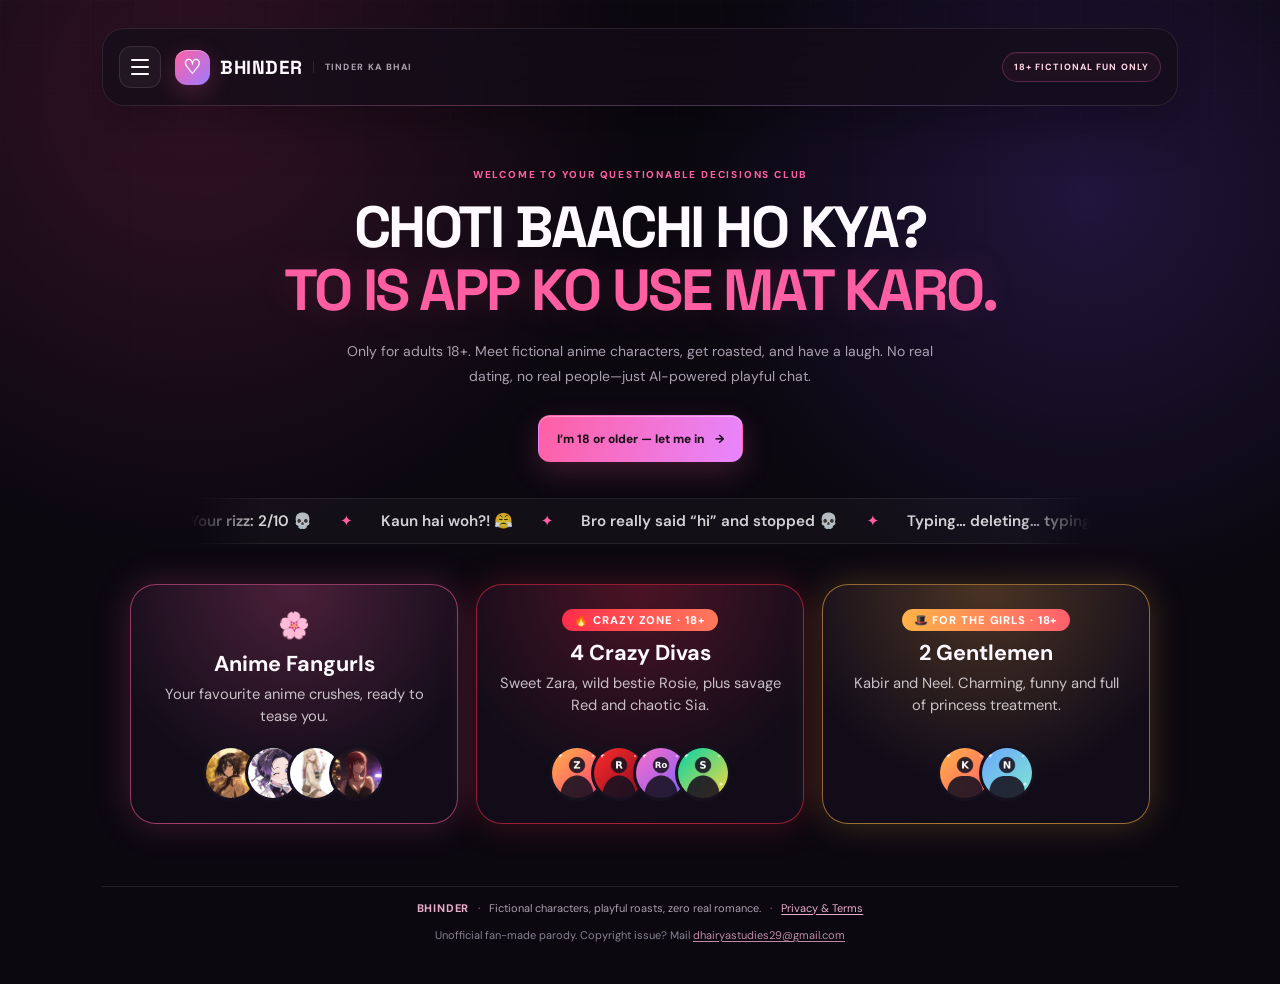
<file: index.html>
<!DOCTYPE html>
<html lang="en">
<head>
  <meta charset="UTF-8" />
  <meta name="viewport" content="width=device-width, initial-scale=1.0" />
  <meta name="theme-color" content="#17111f" />

  <title>Tinder Ka Bhai Bhinder</title>

  <meta
    name="description"
    content="Pick a fictional anime-style AI character and get roasted. 18+ fun only."
  />

  <!-- Link preview (WhatsApp, Instagram, X and similar apps) -->
  <meta property="og:type" content="website" />
  <meta property="og:title" content="BHINDER — Tinder Ka Bhai" />
  <meta
    property="og:description"
    content="Pick a fictional anime-style AI character and get roasted. 18+ fun only."
  />
  <meta
    property="og:image"
    content="https://dhairya0-legend.github.io/BHINDER/preview.png"
  />
  <meta property="og:image:width" content="1200" />
  <meta property="og:image:height" content="630" />
  <meta
    property="og:url"
    content="https://dhairya0-legend.github.io/BHINDER/"
  />
  <meta name="twitter:card" content="summary_large_image" />
  <meta name="twitter:title" content="BHINDER — Tinder Ka Bhai" />
  <meta
    name="twitter:description"
    content="Pick a fictional anime-style AI character and get roasted. 18+ fun only."
  />
  <meta
    name="twitter:image"
    content="https://dhairya0-legend.github.io/BHINDER/preview.png"
  />

  <!-- Tab icon: a pink-violet heart -->
  <link
    rel="icon"
    href="data:image/svg+xml,%3Csvg xmlns='http://www.w3.org/2000/svg' viewBox='0 0 64 64'%3E%3Cdefs%3E%3ClinearGradient id='g' x1='0' y1='0' x2='1' y2='1'%3E%3Cstop offset='0' stop-color='%23ff5fa2'/%3E%3Cstop offset='1' stop-color='%239d7cff'/%3E%3C/linearGradient%3E%3C/defs%3E%3Crect width='64' height='64' rx='16' fill='%2317111f'/%3E%3Cpath d='M32 50C10 35 12 18 24 18c4 0 7 2 8 5 1-3 4-5 8-5 12 0 14 17-8 32z' fill='url(%23g)'/%3E%3C/svg%3E"
  />

  <link rel="manifest" href="manifest.webmanifest" />
  <link rel="apple-touch-icon" href="apple-touch-icon.png" />
  <meta name="mobile-web-app-capable" content="yes" />
  <meta name="apple-mobile-web-app-capable" content="yes" />
  <meta name="apple-mobile-web-app-title" content="BHINDER" />

<link rel="stylesheet" href="styles.css?v=16" />

  <style>
    /* =========================================
       PROFILE IMAGES
       ========================================= */

    .profile-image {
      width: 100px;
      height: 100px;
      object-fit: cover;
      object-position: center top;
      border-radius: 24px;
      display: block;
      margin: 0 auto 12px;
      border: 2px solid rgba(255, 255, 255, 0.2);
      box-shadow: 0 8px 25px rgba(0, 0, 0, 0.25);
    }

    .choose-card .profile-image {
      width: 120px;
      height: 120px;
      border-radius: 28px;
    }

    .preview-grid .profile-image {
      width: 90px;
      height: 90px;
      border-radius: 22px;
    }

    @media (max-width: 600px) {
      .choose-card .profile-image {
        width: 100px;
        height: 100px;
      }

      .preview-grid .profile-image {
        width: 75px;
        height: 75px;
      }
    }

    /* Chat header picture: show the face, not the middle of the image */
    .avatar-image {
      object-fit: cover;
      object-position: center top;
    }
  </style>
</head>

<body>

  <div class="floaters" id="floaters" aria-hidden="true"></div>

  <main class="app-shell">

    <!-- =========================================
         TOP BAR
         ========================================= -->

    <header class="topbar">

      <div class="topbar-left">

        <button
          class="menu-button"
          id="menuButton"
          type="button"
          aria-label="Open menu"
          aria-expanded="false"
          aria-controls="menuDrawer"
        >
          <span></span>
          <span></span>
          <span></span>
        </button>

      <a
        class="brand"
        id="brandLink"
        href="#"
        aria-label="Bhinder home"
      >
        <span class="brand-icon">♡</span>

        BHINDER

        <span class="brand-tag">
          TINDER KA BHAI
        </span>
      </a>

      </div>

      <span class="top-note">
        18+ FICTIONAL FUN ONLY
      </span>

    </header>


    <!-- =========================================
         WELCOME SCREEN
         ========================================= -->

    <section
      class="screen active"
      id="welcomeScreen"
      aria-labelledby="welcomeTitle"
    >

      <div class="hero-copy">

        <p class="eyebrow">
          Welcome to your questionable decisions club
        </p>

        <h1 id="welcomeTitle">
          CHOTI BAACHI HO KYA?
          <br />
          <span>
            TO IS APP KO USE MAT KARO.
          </span>
        </h1>

        <p class="intro">
          Only for adults 18+. Meet fictional anime characters,
          get roasted, and have a laugh. No real dating,
          no real people—just AI-powered playful chat.
        </p>

        <button
          class="button button-primary"
          id="enterButton"
        >
          I’m 18 or older — let me in
          <span aria-hidden="true">→</span>
        </button>

      </div>


      <!-- =========================================
           ROAST TICKER
           ========================================= -->

      <div class="roast-ticker" aria-label="Sample roasts from the characters">
        <div class="ticker-track">
        <div class="ticker-group">
          <span>Your rizz: 2/10 💀</span><i aria-hidden="true">✦</i>
          <span>Kaun hai woh?! 😤</span><i aria-hidden="true">✦</i>
          <span>Bro really said “hi” and stopped 💀</span><i aria-hidden="true">✦</i>
          <span>Typing… deleting… typing… that’s your whole personality</span><i aria-hidden="true">✦</i>
          <span>Aapka reply time dekh ke WiFi bhi sharma gaya</span><i aria-hidden="true">✦</i>
          <span>Red: I only roast people I like. You’re welcome.</span><i aria-hidden="true">✦</i>
          <span>Zara: Okay, that line was actually cute.</span><i aria-hidden="true">✦</i>
          <span>Rosie: Oye, kahan tha tu? Sab kuch bata, abhi.</span><i aria-hidden="true">✦</i>
          <span>Kabir: Princess, your smile just crashed my brain.</span><i aria-hidden="true">✦</i>
          <span>Neel: Um... can I say something nice? Okay, brace yourself.</span><i aria-hidden="true">✦</i>
          <span>Sia: Rule 1: sach bolo. Rule 2 doesn’t exist.</span><i aria-hidden="true">✦</i>
          <span>Seen at 2 AM. Replied at 2 PM. Iconic.</span><i aria-hidden="true">✦</i>
        </div>
        <div class="ticker-group" aria-hidden="true">
          <span>Your rizz: 2/10 💀</span><i aria-hidden="true">✦</i>
          <span>Kaun hai woh?! 😤</span><i aria-hidden="true">✦</i>
          <span>Bro really said “hi” and stopped 💀</span><i aria-hidden="true">✦</i>
          <span>Typing… deleting… typing… that’s your whole personality</span><i aria-hidden="true">✦</i>
          <span>Aapka reply time dekh ke WiFi bhi sharma gaya</span><i aria-hidden="true">✦</i>
          <span>Red: I only roast people I like. You’re welcome.</span><i aria-hidden="true">✦</i>
          <span>Zara: Okay, that line was actually cute.</span><i aria-hidden="true">✦</i>
          <span>Rosie: Oye, kahan tha tu? Sab kuch bata, abhi.</span><i aria-hidden="true">✦</i>
          <span>Kabir: Princess, your smile just crashed my brain.</span><i aria-hidden="true">✦</i>
          <span>Neel: Um... can I say something nice? Okay, brace yourself.</span><i aria-hidden="true">✦</i>
          <span>Sia: Rule 1: sach bolo. Rule 2 doesn’t exist.</span><i aria-hidden="true">✦</i>
          <span>Seen at 2 AM. Replied at 2 PM. Iconic.</span><i aria-hidden="true">✦</i>
        </div>
        </div>
      </div>


      <!-- =========================================
           CATEGORY TILES
           ========================================= -->

      <div class="category-tiles" aria-label="Categories">

        <div class="category-tile tile-anime">
          <span class="tile-emoji" aria-hidden="true">🌸</span>
          <h2>Anime Fangurls</h2>
          <p>Your favourite anime crushes, ready to tease you.</p>
          <div class="tile-faces" aria-hidden="true">
            <img src="MIKA.png" alt="" />
            <img src="SHIORI.png" alt="" />
            <img src="MINA.png" alt="" />
            <img src="MAKIMA.png" alt="" />
          </div>
        </div>

        <div class="category-tile tile-divas">
          <span class="tile-badge">🔥 CRAZY ZONE · 18+</span>
          <h2>4 Crazy Divas</h2>
          <p>Sweet Zara, wild bestie Rosie, plus savage Red and chaotic Sia.</p>
          <div class="tile-faces" aria-hidden="true">
            <img src="ZARA.png" alt="" />
            <img src="RED.png" alt="" />
            <img src="ROSIE.png" alt="" />
            <img src="SIA.png" alt="" />
          </div>
        </div>

        <div class="category-tile tile-gents">
          <span class="tile-badge">🎩 FOR THE GIRLS · 18+</span>
          <h2>2 Gentlemen</h2>
          <p>Kabir and Neel. Charming, funny and full of princess treatment.</p>
          <div class="tile-faces" aria-hidden="true">
            <img src="KABIR.png" alt="" />
            <img src="NEEL.png" alt="" />
          </div>
        </div>

      </div>


      <p
        class="gate-note"
        id="gateNote"
        role="status"
        hidden
      >
        This app is for adults 18+ only.
        Please leave if you’re under 18.
      </p>

    </section>


    <!-- =========================================
         LOADING SCREEN
         ========================================= -->

    <section
      class="screen"
      id="loadingScreen"
      aria-live="polite"
      hidden
    >

      <div
        class="loader-heart"
        aria-hidden="true"
      >
        ♡
      </div>

      <p class="eyebrow">
        Connection status: desperate
      </p>

      <h1>
        OHOO! RAHA NAHI JATA,
        <br />
        <span>
          TADAP HI AESI HAI.
        </span>
      </h1>

      <p class="intro">
        Aapke fictional options ko thoda sa ready kar rahe hain…
      </p>

      <div class="loading-bar">
        <span></span>
      </div>

    </section>


    <!-- =========================================
         CHARACTER SELECTION
         ========================================= -->

    <section
      class="screen choose-screen"
      id="chooseScreen"
      aria-labelledby="chooseTitle"
      hidden
    >

      <div class="section-heading">

        <p class="eyebrow">
          All characters are fictional adults
        </p>

        <h1 id="chooseTitle">
          Pick your roast.
        </h1>

        <p class="intro">
          Choose a vibe. Your self-esteem has been warned. 😌
        </p>

      </div>


      <div class="deck-wrap">

      <div
        class="deck"
        id="deck"
        role="group"
        aria-label="Characters. Swipe right to roast, swipe left for the next one."
      >


        <!-- =====================================
             MIKA
             ===================================== -->

        <button
          class="character-card choose-card"
          data-category="anime-fangurls"
          type="button"
          data-name="Mika"
          data-vibe="Quiet loyal guardian"
          data-image="MIKA.png"
          data-emoji="💙"
        >

          <img
            class="avatar profile-image"
            src="MIKA.png"
            alt="Mika fictional character"
          />

          <strong>
            Mika
          </strong>

          <span>
            Quiet loyal guardian
          </span>

          <small>
            “Calm, disciplined, and not easily impressed.”
          </small>

        </button>


        <!-- =====================================
             SHIORI
             ===================================== -->

        <button
          class="character-card choose-card"
          data-category="anime-fangurls"
          type="button"
          data-name="Shiori"
          data-vibe="Graceful, playful and intelligent"
          data-image="SHIORI.png"
          data-emoji="🌸"
        >

          <img
            class="avatar profile-image"
            src="SHIORI.png"
            alt="Shiori fictional character"
          />

          <strong>
            Shiori
          </strong>

          <span>
            Graceful, playful and intelligent
          </span>

          <small>
            “She'll probably tease you before helping you.”
          </small>

        </button>


        <!-- =====================================
             MINA
             ===================================== -->

        <button
          class="character-card choose-card"
          data-category="anime-fangurls"
          type="button"
          data-name="Mina"
          data-vibe="Energetic otaku"
          data-image="MINA.png"
          data-emoji="✨"
        >

          <img
            class="avatar profile-image"
            src="MINA.png"
            alt="Mina fictional character"
          />

          <strong>
            Mina
          </strong>

          <span>
            Energetic otaku
          </span>

          <small>
            “WAIT—YOU LIKE ANIME TOO?! NO WAY!”
          </small>

        </button>


        <!-- =====================================
             MAKIMA
             ===================================== -->

        <button
          class="character-card choose-card"
          data-category="anime-fangurls"
          type="button"
          data-name="Makima"
          data-vibe="Calm anime authority"
          data-image="MAKIMA.png"
          data-emoji="🔴"
        >

          <img
            class="avatar profile-image"
            src="MAKIMA.png"
            alt="Makima fictional character"
          />

          <strong>
            Makima
          </strong>

          <span>
            Calm anime authority
          </span>

          <small>
            “Interesting. Go on.”
          </small>

        </button>

        <!-- =====================================
             2 CRAZY GIRLS (original characters)
             ===================================== -->

        <button class="character-card choose-card" data-category="crazy-divas" type="button"
          data-name="Zara" data-vibe="Sweet, flirty and always on your side" data-image="ZARA.png" data-emoji="💋">
          <img class="avatar profile-image" src="ZARA.png" alt="Zara fictional character" />
          <strong>Zara</strong>
          <span>Sweet, flirty and always on your side</span>
          <small>“Pickup lines, real advice and a kind ear. Tell me everything.”</small>
        </button>

        <button class="character-card choose-card" data-category="crazy-divas" type="button"
          data-name="Red" data-vibe="Savage roaster, secretly into you" data-image="RED.png" data-emoji="🗡️">
          <img class="avatar profile-image" src="RED.png" alt="Red fictional character" />
          <strong>Red</strong>
          <span>Savage roaster, secretly into you</span>
          <small>“I only roast people I find interesting. Congrats, I guess.”</small>
        </button>

        <button class="character-card choose-card" data-category="crazy-divas" type="button"
          data-name="Rosie" data-vibe="Your wild bestie. Talk all day." data-image="ROSIE.png" data-emoji="🎭">
          <img class="avatar profile-image" src="ROSIE.png" alt="Rosie fictional character" />
          <strong>Rosie</strong>
          <span>Your wild bestie. Talk all day.</span>
          <small>“Oye, kahan tha tu? Chal, sab kuch bata. Gossip ready hai.”</small>
        </button>

        <button class="character-card choose-card" data-category="crazy-divas" type="button"
          data-name="Sia" data-vibe="Pure chaos and plot twists" data-image="SIA.png" data-emoji="🌀">
          <img class="avatar profile-image" src="SIA.png" alt="Sia fictional character" />
          <strong>Sia</strong>
          <span>Pure chaos and plot twists</span>
          <small>“Rule 1: sach bolo. Rule 2: Rule 1 maine abhi banaya.”</small>
        </button>

        <!-- =====================================
             2 GENTLEMEN (original characters, for the girls)
             ===================================== -->

        <button class="character-card choose-card" data-category="gentlemen" type="button"
          data-name="Kabir" data-vibe="Charming gentleman. Confident and fun." data-image="KABIR.png" data-emoji="🎩">
          <img class="avatar profile-image" src="KABIR.png" alt="Kabir fictional character" />
          <strong>Kabir</strong>
          <span>Charming gentleman. Confident and fun.</span>
          <small>“Princess, you walked in and my pickup lines got nervous.”</small>
        </button>

        <button class="character-card choose-card" data-category="gentlemen" type="button"
          data-name="Neel" data-vibe="Shy gentleman. Soft-spoken and sincere." data-image="NEEL.png" data-emoji="📖">
          <img class="avatar profile-image" src="NEEL.png" alt="Neel fictional character" />
          <strong>Neel</strong>
          <span>Shy gentleman. Soft-spoken and sincere.</span>
          <small>“Um... hi. I practised this line. It was better in my head.”</small>
        </button>

            </div>

      <div
        class="deck-dots"
        id="deckDots"
        aria-hidden="true"
      ></div>

      <div class="deck-controls">

        <button
          class="deck-btn deck-btn-next"
          id="deckNext"
          type="button"
          aria-label="Next character"
        >
          <span aria-hidden="true">✕</span>
          Next
        </button>

        <button
          class="deck-btn deck-btn-roast"
          id="deckRoast"
          type="button"
          aria-label="Roast me with this character"
        >
          <span aria-hidden="true">♥</span>
          Roast me
        </button>

      </div>

      <p class="deck-hint">
        Swipe right to roast · swipe left for next
      </p>

      </div>

    </section>


    <!-- =========================================
         CHAT SCREEN
         ========================================= -->

    <section
      class="screen chat-screen"
      id="chatScreen"
      aria-labelledby="chatTitle"
      hidden
    >

      <div class="chat-panel">

        <header class="chat-header">

          <button
            class="back-button"
            id="backButton"
            type="button"
            aria-label="Choose another character"
          >
            ←
          </button>


          <div
            class="chat-avatar"
            id="chatAvatar"
          >
            💙
          </div>


          <div class="chat-person">

            <h1 id="chatTitle">
              Mika
            </h1>

            <span id="chatVibe">
              Quiet loyal guardian · fictional
            </span>

          </div>


          <button
            class="button button-end"
            id="endButton"
            type="button"
          >
            End chat
          </button>

        </header>


        <!-- Messages -->

        <div
          class="messages"
          id="messages"
          aria-live="polite"
          aria-label="Chat messages"
        ></div>


        <!-- Chat form -->

        <form
          class="chat-form"
          id="chatForm"
        >

          <label
            class="visually-hidden"
            for="messageInput"
          >
            Your message
          </label>

          <input
            id="messageInput"
            type="text"
            maxlength="240"
            placeholder="Say something (try not to embarrass yourself)…"
            autocomplete="off"
          />

          <button
            class="button button-primary send-button"
            type="submit"
            aria-label="Send message"
          >
            Send

            <span aria-hidden="true">
              ➤
            </span>

          </button>

        </form>


        <p class="chat-disclaimer">
          AI-powered replies · fictional character · not a real person
        </p>

      </div>

    </section>


    <!-- =========================================
         FINISH SCREEN
         ========================================= -->

    <section
      class="screen finish-screen"
      id="finishScreen"
      aria-labelledby="finishTitle"
      hidden
    >

      <p class="eyebrow">
        Session complete
      </p>

      <h1 id="finishTitle">

        CHALO, KAHI TO INTERACTION HUA,

        <br />

        <span>
          WARNA PHONE KA ASLI KAAM TO REELS HI THA.
        </span>

      </h1>


      <p class="thank-you">

        THANKYOU FOR USING THE APP

        <br />

        GENERATED BY DHAIRYA AND AI. 💘

      </p>


      <div class="share-block" id="shareBlock" hidden>

        <canvas
          id="shareCanvas"
          width="1080"
          height="1350"
          aria-label="Preview of your roast card"
        ></canvas>

        <div class="share-actions">

          <button
            class="button button-primary"
            id="shareButton"
            type="button"
          >
            Share my roast
            <span aria-hidden="true">➤</span>
          </button>

          <button
            class="button"
            id="saveCardButton"
            type="button"
          >
            Save image
          </button>

        </div>

        <p class="share-status" id="shareStatus" role="status"></p>

      </div>


      <button
        class="button button-primary"
        id="restartButton"
        type="button"
      >

        Try another character

        <span aria-hidden="true">
          ↻
        </span>

      </button>

    </section>


    <!-- =========================================
         FOOTER
         ========================================= -->

    <footer>

      <span>
        BHINDER
      </span>

      <i>
        ·
      </i>

      Fictional characters, playful roasts, zero real romance.

      <i>
        ·
      </i>

      <a href="legal.html">Privacy &amp; Terms</a>

      <p class="footer-copy">
        Unofficial fan-made parody. Copyright issue? Mail
        <a href="mailto:dhairyastudies29@gmail.com">dhairyastudies29@gmail.com</a>
      </p>

    </footer>

  </main>


  <!-- =========================================
       CRAZY ZONE WARNING
       ========================================= -->

  <div class="crazy-warning" id="crazyWarning" role="dialog" aria-modal="true" aria-labelledby="crazyWarningTitle" hidden>
    <div class="crazy-warning-box">
      <div class="crazy-warning-icon" aria-hidden="true">⚠️</div>
      <h2 id="crazyWarningTitle">CRAZY ZONE · 18+</h2>
      <p id="crazyWarningText">
        Expect strong language, brutal roasting, wild flirting and zero mercy
        from Red, Rosie and Sia. Zara is the sweet one. It's all pretend,
        so don't take it personally. Not for the easily offended.
      </p>
      <div class="crazy-warning-actions">
        <button class="button button-primary" id="crazyAccept" type="button">I can handle it 🔥</button>
        <button class="button" id="crazyDecline" type="button">Take me back</button>
      </div>
    </div>
  </div>


  <!-- =========================================
       SIDEBAR MENU
       ========================================= -->

  <div
    class="menu-overlay"
    id="menuOverlay"
  ></div>

  <aside
    class="menu-drawer"
    id="menuDrawer"
    aria-label="Menu"
    inert
  >

    <div class="menu-head">

      <span class="menu-brand">
        <span class="brand-icon">♡</span>
        BHINDER
      </span>

      <button
        class="menu-close"
        id="menuClose"
        type="button"
        aria-label="Close menu"
      >
        ✕
      </button>

    </div>

    <nav
      class="menu-nav"
      aria-label="Main menu"
    >

      <button
        class="menu-item is-active"
        id="menuHome"
        type="button"
      >
        <svg
          class="menu-icon"
          viewBox="0 0 24 24"
          width="20"
          height="20"
          fill="none"
          stroke="currentColor"
          stroke-width="2"
          stroke-linecap="round"
          stroke-linejoin="round"
          aria-hidden="true"
        >
          <path d="M3 11.5 12 4l9 7.5" />
          <path d="M5.5 10v9.5h13V10" />
          <path d="M10 19.5v-5h4v5" />
        </svg>
        Home
      </button>

      <p class="menu-section">
        Categories
      </p>

      <div
        class="menu-list"
        id="categoryList"
      ></div>

    </nav>

  </aside>


  <!-- =========================================
       JAVASCRIPT
       ========================================= -->

  <script src="script.js?v=18"></script>

</body>
</html>
</file>
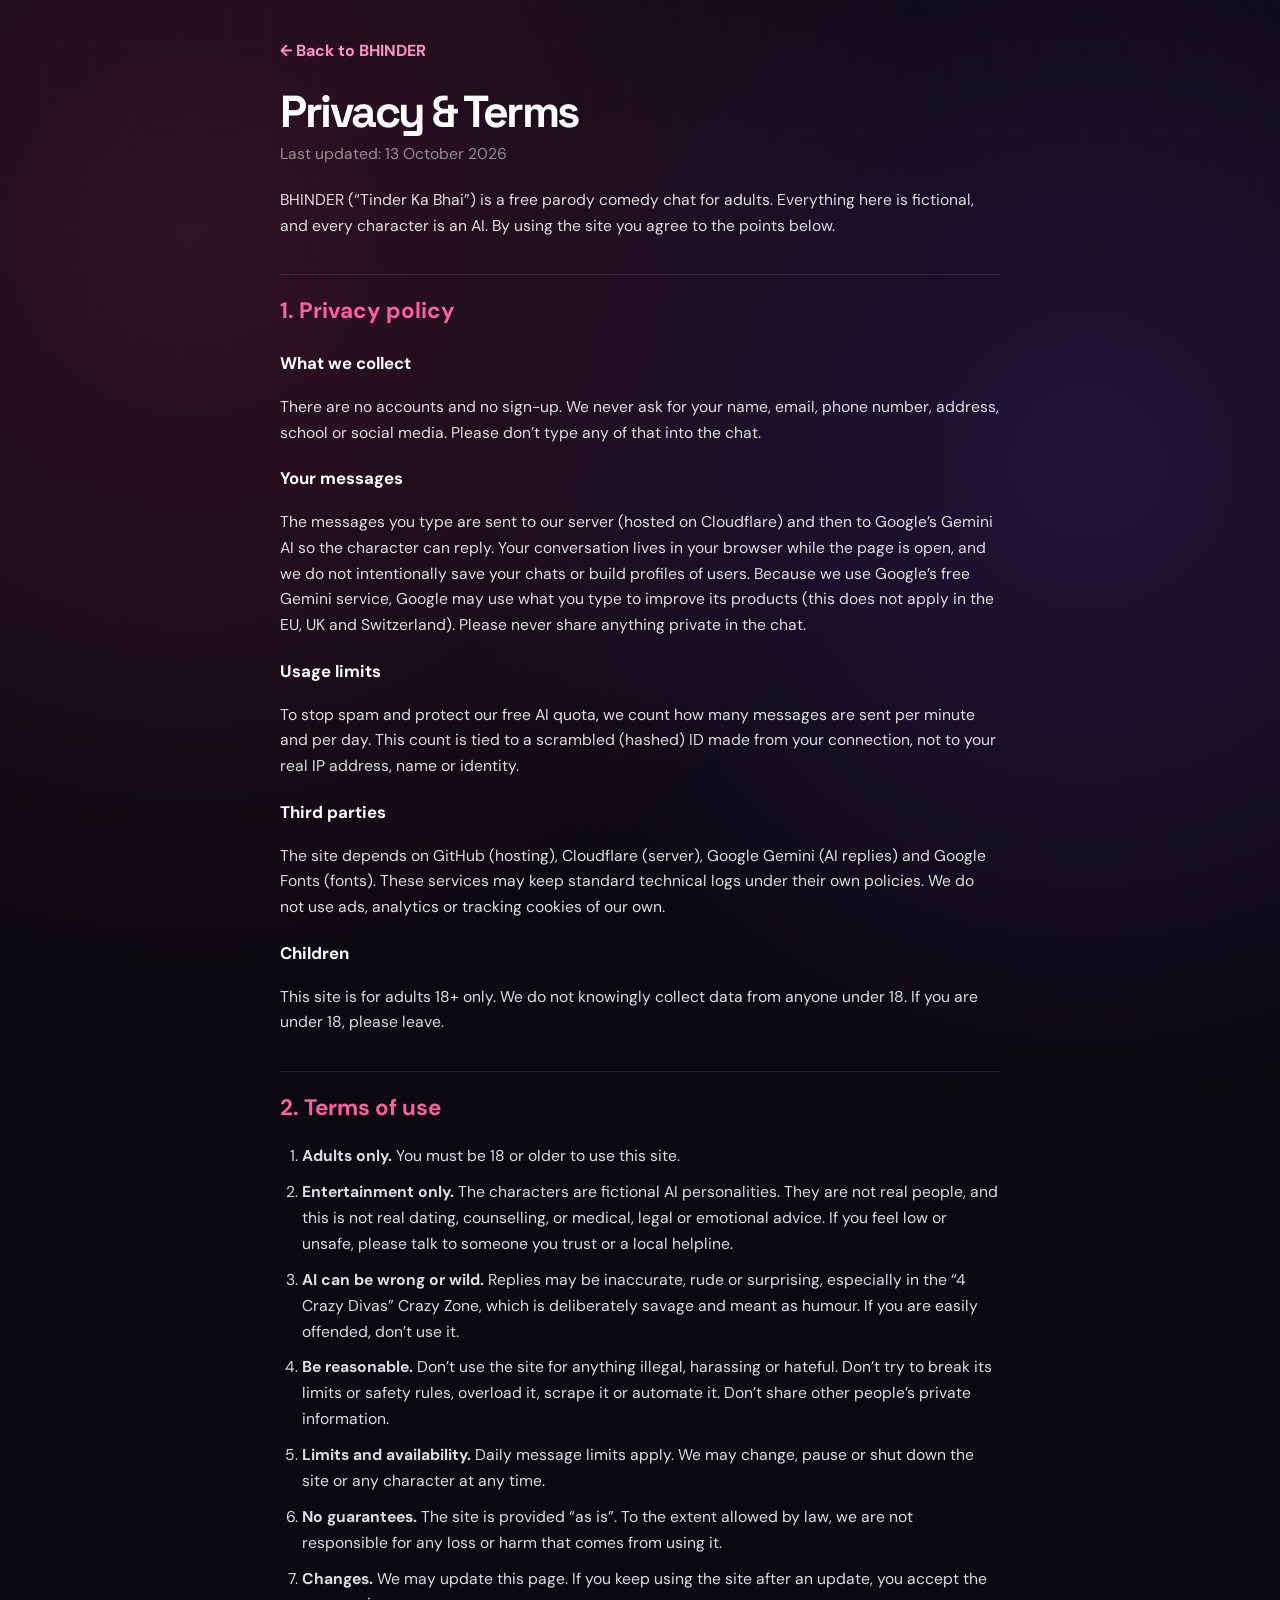
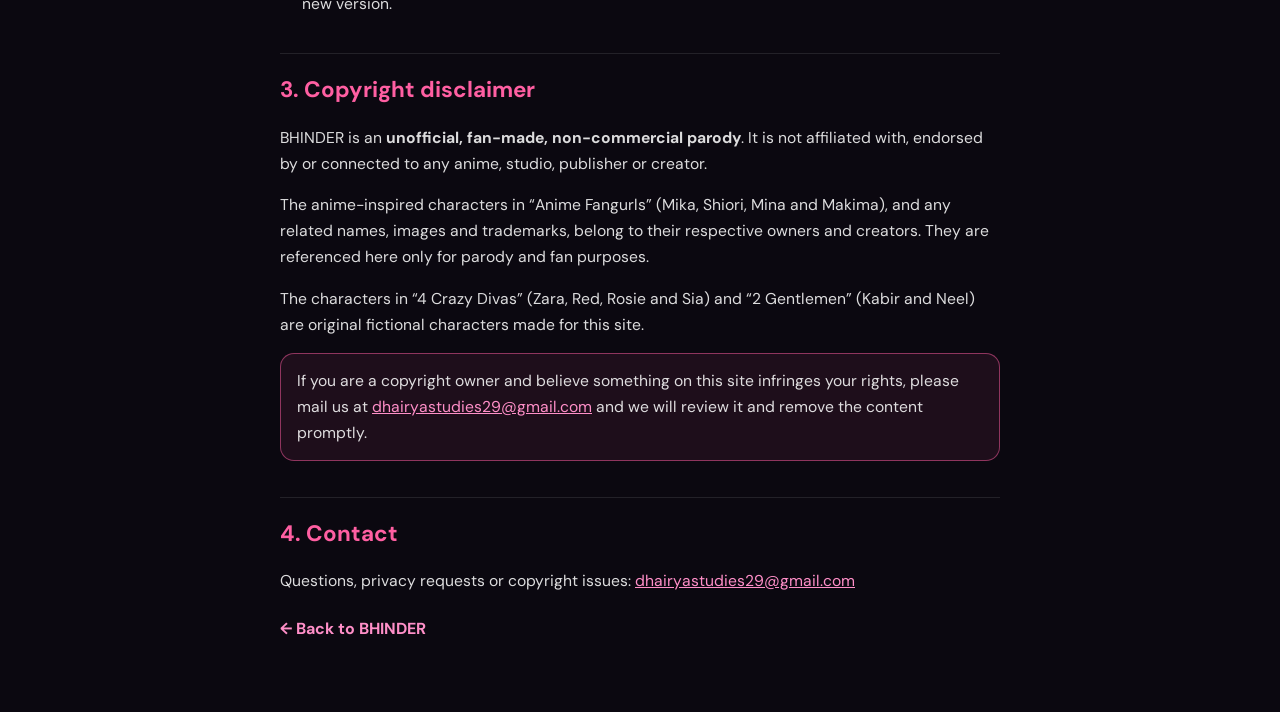
<file: legal.html>
<!DOCTYPE html>
<html lang="en">
<head>
  <meta charset="UTF-8" />
  <meta name="viewport" content="width=device-width, initial-scale=1.0" />
  <meta name="theme-color" content="#17111f" />
  <title>Privacy &amp; Terms · BHINDER</title>
  <meta name="description" content="Privacy policy, terms of use and copyright disclaimer for BHINDER." />
  <link rel="icon" href="data:image/svg+xml,%3Csvg xmlns='http://www.w3.org/2000/svg' viewBox='0 0 64 64'%3E%3Cdefs%3E%3ClinearGradient id='g' x1='0' y1='0' x2='1' y2='1'%3E%3Cstop offset='0' stop-color='%23ff5fa2'/%3E%3Cstop offset='1' stop-color='%239d7cff'/%3E%3C/linearGradient%3E%3C/defs%3E%3Crect width='64' height='64' rx='16' fill='%2317111f'/%3E%3Cpath d='M32 50C10 35 12 18 24 18c4 0 7 2 8 5 1-3 4-5 8-5 12 0 14 17-8 32z' fill='url(%23g)'/%3E%3C/svg%3E" />
  <link rel="stylesheet" href="styles.css?v=10" />
</head>
<body>

  <main class="legal-page">

    <a class="legal-back" href="./">← Back to BHINDER</a>

    <h1>Privacy &amp; Terms</h1>
    <p class="legal-updated">Last updated: 13 October 2026</p>

    <p>
      BHINDER (“Tinder Ka Bhai”) is a free parody comedy chat for adults. Everything here is
      fictional, and every character is an AI. By using the site you agree to the points below.
    </p>

    <h2>1. Privacy policy</h2>

    <h3>What we collect</h3>
    <p>
      There are no accounts and no sign-up. We never ask for your name, email, phone number,
      address, school or social media. Please don’t type any of that into the chat.
    </p>

    <h3>Your messages</h3>
    <p>
      The messages you type are sent to our server (hosted on Cloudflare) and then to Google’s
      Gemini AI so the character can reply. Your conversation lives in your browser while the
      page is open, and we do not intentionally save your chats or build profiles of users.
      Because we use Google’s free Gemini service, Google may use what you type to improve its products
      (this does not apply in the EU, UK and Switzerland). Please never share anything private in the chat.
    </p>

    <h3>Usage limits</h3>
    <p>
      To stop spam and protect our free AI quota, we count how many messages are sent per minute
      and per day. This count is tied to a scrambled (hashed) ID made from your connection, not
      to your real IP address, name or identity.
    </p>

    <h3>Third parties</h3>
    <p>
      The site depends on GitHub (hosting), Cloudflare (server), Google Gemini (AI replies) and
      Google Fonts (fonts). These services may keep standard technical logs under their own
      policies. We do not use ads, analytics or tracking cookies of our own.
    </p>

    <h3>Children</h3>
    <p>
      This site is for adults 18+ only. We do not knowingly collect data from anyone under 18.
      If you are under 18, please leave.
    </p>

    <h2>2. Terms of use</h2>

    <ol>
      <li><strong>Adults only.</strong> You must be 18 or older to use this site.</li>
      <li>
        <strong>Entertainment only.</strong> The characters are fictional AI personalities. They
        are not real people, and this is not real dating, counselling, or medical, legal or
        emotional advice. If you feel low or unsafe, please talk to someone you trust or a local
        helpline.
      </li>
      <li>
        <strong>AI can be wrong or wild.</strong> Replies may be inaccurate, rude or surprising,
        especially in the “4 Crazy Divas” Crazy Zone, which is deliberately savage and meant as
        humour. If you are easily offended, don’t use it.
      </li>
      <li>
        <strong>Be reasonable.</strong> Don’t use the site for anything illegal, harassing or
        hateful. Don’t try to break its limits or safety rules, overload it, scrape it or
        automate it. Don’t share other people’s private information.
      </li>
      <li>
        <strong>Limits and availability.</strong> Daily message limits apply. We may change,
        pause or shut down the site or any character at any time.
      </li>
      <li>
        <strong>No guarantees.</strong> The site is provided “as is”. To the extent allowed by
        law, we are not responsible for any loss or harm that comes from using it.
      </li>
      <li>
        <strong>Changes.</strong> We may update this page. If you keep using the site after an
        update, you accept the new version.
      </li>
    </ol>

    <h2>3. Copyright disclaimer</h2>

    <p>
      BHINDER is an <strong>unofficial, fan-made, non-commercial parody</strong>. It is not
      affiliated with, endorsed by or connected to any anime, studio, publisher or creator.
    </p>
    <p>
      The anime-inspired characters in “Anime Fangurls” (Mika, Shiori, Mina and Makima), and any
      related names, images and trademarks, belong to their respective owners and creators. They
      are referenced here only for parody and fan purposes.
    </p>
    <p>
      The characters in “4 Crazy Divas” (Zara, Red, Rosie and Sia) and “2 Gentlemen” (Kabir and
      Neel) are original fictional characters made for this site.
    </p>
    <p class="legal-callout">
      If you are a copyright owner and believe something on this site infringes your rights,
      please mail us at
      <a href="mailto:dhairyastudies29@gmail.com">dhairyastudies29@gmail.com</a>
      and we will review it and remove the content promptly.
    </p>

    <h2>4. Contact</h2>
    <p>
      Questions, privacy requests or copyright issues:
      <a href="mailto:dhairyastudies29@gmail.com">dhairyastudies29@gmail.com</a>
    </p>

    <a class="legal-back" href="./">← Back to BHINDER</a>

  </main>

</body>
</html>
</file>
<file: styles.css>
/*=====================================================
   BHINDER — PREMIUM VISUAL REDESIGN
   Visuals only. Existing HTML + JS compatible.
   ========================================================= */

@import url('https://fonts.googleapis.com/css2?family=DM+Sans:wght@400;500;600;700;800&family=Space+Grotesk:wght@500;600;700&display=swap');


/* =========================================================
   ROOT
   ========================================================= */

:root {
  color-scheme: dark;

  --bg: #0b0810;
  --bg-2: #120c18;

  --panel: rgba(24, 17, 31, 0.78);
  --panel-solid: #18111f;
  --panel-soft: rgba(255, 255, 255, 0.055);

  --ink: #fffaff;
  --muted: #aaa0b0;
  --muted-2: #776d7d;

  --pink: #ff5fa2;
  --pink-light: #ff91bd;
  --violet: #9d7cff;
  --violet-light: #c0aaff;

  --line: rgba(255, 255, 255, 0.10);
  --line-bright: rgba(255, 255, 255, 0.17);

  --shadow: rgba(0, 0, 0, 0.45);
  --glow-pink: rgba(255, 95, 162, 0.18);
  --glow-violet: rgba(157, 124, 255, 0.14);
}


/* =========================================================
   RESET
   ========================================================= */

* {
  box-sizing: border-box;
}

html {
  min-height: 100%;
  scroll-behavior: smooth;
}

body {
  margin: 0;
  min-height: 100vh;

  background:
    radial-gradient(
      circle at 15% 10%,
      rgba(255, 95, 162, 0.10),
      transparent 30%
    ),
    radial-gradient(
      circle at 85% 20%,
      rgba(157, 124, 255, 0.10),
      transparent 30%
    ),
    radial-gradient(
      circle at 50% 100%,
      rgba(255, 95, 162, 0.06),
      transparent 35%
    ),
    var(--bg);

  color: var(--ink);

  font-family:
    'DM Sans',
    system-ui,
    -apple-system,
    BlinkMacSystemFont,
    sans-serif;

  overflow-x: hidden;
}

body::before {
  content: "";
  position: fixed;
  inset: 0;

  pointer-events: none;

  background:
    linear-gradient(
      rgba(255,255,255,0.012) 1px,
      transparent 1px
    ),
    linear-gradient(
      90deg,
      rgba(255,255,255,0.012) 1px,
      transparent 1px
    );

  background-size: 45px 45px;

  mask-image: linear-gradient(
    to bottom,
    black,
    transparent 80%
  );

  z-index: -1;
}

button,
input {
  font: inherit;
}

button,
a {
  -webkit-tap-highlight-color: transparent;
}


/* =========================================================
   MAIN SHELL
   ========================================================= */

.app-shell {
  width: min(1120px, calc(100% - 48px));
  min-height: 100vh;

  margin: 0 auto;

  display: flex;
  flex-direction: column;
}


/* =========================================================
   TOP BAR
   ========================================================= */

.topbar {
  height: 78px;

  display: flex;
  align-items: center;
  justify-content: space-between;

  border-bottom: 1px solid var(--line);

  position: relative;
}

.topbar::after {
  content: "";

  position: absolute;
  left: 0;
  right: 0;
  bottom: -1px;

  height: 1px;

  background:
    linear-gradient(
      90deg,
      transparent,
      rgba(255, 95, 162, 0.35),
      rgba(157, 124, 255, 0.30),
      transparent
    );

  opacity: .7;
}

.brand {
  display: flex;
  align-items: center;
  gap: 10px;

  color: var(--ink);
  text-decoration: none;

  font-family: 'Space Grotesk', sans-serif;
  font-weight: 700;
  font-size: 19px;

  letter-spacing: .5px;
}

.brand-icon {
  width: 35px;
  height: 35px;

  display: grid;
  place-items: center;

  border-radius: 12px;

  color: white;

  background:
    linear-gradient(
      135deg,
      var(--pink),
      var(--violet)
    );

  font-size: 20px;

  box-shadow:
    0 7px 25px rgba(255, 95, 162, .22),
    inset 0 1px rgba(255,255,255,.35);

  transition:
    transform .25s ease,
    box-shadow .25s ease;
}

.brand:hover .brand-icon {
  transform: rotate(-5deg) scale(1.05);

  box-shadow:
    0 10px 32px rgba(255, 95, 162, .35);
}

.brand-tag {
  color: var(--muted);

  font:
    800 9px
    'DM Sans',
    sans-serif;

  letter-spacing: 1.3px;

  border-left: 1px solid var(--line);

  padding-left: 11px;
}

.top-note {
  color: #ffd7e7;

  font-size: 9px;
  font-weight: 800;

  letter-spacing: 1.1px;

  border:
    1px solid
    rgba(255, 95, 162, .27);

  background:
    rgba(255, 95, 162, .055);

  padding: 8px 11px;

  border-radius: 999px;

  backdrop-filter: blur(12px);

  box-shadow:
    inset 0 1px rgba(255,255,255,.04);
}


/* =========================================================
   SCREEN TRANSITIONS
   ========================================================= */

.screen {
  display: none;

  flex: 1;

  padding: 62px 0;

  flex-direction: column;
  align-items: center;
  justify-content: center;

  text-align: center;

  animation:
    rise .45s cubic-bezier(.2,.8,.2,1) both;
}

.screen.active {
  display: flex;
}

.screen[hidden] {
  display: none !important;
}

@keyframes rise {
  from {
    opacity: 0;
    transform: translateY(14px) scale(.99);
  }

  to {
    opacity: 1;
    transform: translateY(0) scale(1);
  }
}


/* =========================================================
   TYPOGRAPHY
   ========================================================= */

.hero-copy {
  max-width: 800px;
}

.eyebrow {
  margin: 0 0 15px;

  color: var(--pink);

  text-transform: uppercase;

  font-size: 10px;
  font-weight: 800;

  letter-spacing: 1.8px;
}

h1 {
  margin: 0;

  font:
    700 clamp(34px, 5vw, 58px) / 1.08
    'Space Grotesk',
    sans-serif;

  letter-spacing: -2.5px;
}

h1 span {
  color: var(--pink);

  text-shadow:
    0 0 35px
    rgba(255, 95, 162, .18);
}

.intro {
  max-width: 630px;

  margin: 18px auto 27px;

  color: var(--muted);

  font-size: 14px;
  line-height: 1.75;
}


/* =========================================================
   BUTTONS
   ========================================================= */

.button {
  min-height: 47px;

  display: inline-flex;
  align-items: center;
  justify-content: center;

  gap: 10px;

  border: 1px solid transparent;
  border-radius: 12px;

  padding: 0 18px;

  color: var(--ink);

  font-size: 12px;
  font-weight: 800;

  cursor: pointer;

  transition:
    transform .2s ease,
    filter .2s ease,
    box-shadow .2s ease,
    border-color .2s ease;
}

.button:hover {
  transform: translateY(-2px);
  filter: brightness(1.08);
}

.button:active {
  transform: translateY(0) scale(.98);
}

.button-primary {
  color: #180d18;

  background:
    linear-gradient(
      110deg,
      var(--pink),
      #e786ff
    );

  box-shadow:
    0 10px 30px
    rgba(255, 95, 162, .20),
    inset 0 1px
    rgba(255,255,255,.35);
}

.button-primary:hover {
  box-shadow:
    0 14px 38px
    rgba(255, 95, 162, .30),
    inset 0 1px
    rgba(255,255,255,.40);
}


/* =========================================================
   CHARACTER GRID
   ========================================================= */

.character-grid {
  display: grid;

  grid-template-columns:
    repeat(4, minmax(0, 1fr));

  gap: 16px;

  width: 100%;
}

.preview-grid {
  max-width: 780px;

  margin-top: 48px;
}


/* =========================================================
   CHARACTER CARDS
   ========================================================= */

.character-card {
  min-width: 0;

  position: relative;

  border:
    1px solid
    var(--line);

  border-radius: 20px;

  background:
    linear-gradient(
      145deg,
      rgba(255,255,255,.075),
      rgba(255,255,255,.025)
    );

  padding: 18px 14px;

  display: flex;
  flex-direction: column;
  align-items: center;

  gap: 7px;

  color: var(--ink);

  overflow: hidden;

  backdrop-filter: blur(18px);

  box-shadow:
    0 18px 50px
    rgba(0,0,0,.16),

    inset 0 1px
    rgba(255,255,255,.06);

  transition:
    transform .25s ease,
    border-color .25s ease,
    background .25s ease,
    box-shadow .25s ease;
}

.character-card::before {
  content: "";

  position: absolute;

  width: 130px;
  height: 130px;

  top: -70px;
  right: -50px;

  background:
    radial-gradient(
      circle,
      rgba(255, 95, 162, .16),
      transparent 70%
    );

  pointer-events: none;
}

.character-card strong {
  position: relative;

  font:
    700 17px
    'Space Grotesk',
    sans-serif;

  letter-spacing: -.2px;
}

.character-card > span:not(.avatar) {
  position: relative;

  color: var(--muted);

  font-size: 11px;
}


/* =========================================================
   PROFILE IMAGES
   ========================================================= */

.profile-image {
  width: 100px;
  height: 100px;

  object-fit: cover;
  object-position: center;

  border-radius: 25px;

  display: block;

  margin: 0 auto 13px;

  border:
    1px solid
    rgba(255,255,255,.20);

  box-shadow:
    0 12px 28px
    rgba(0,0,0,.32),

    inset 0 1px
    rgba(255,255,255,.20);

  transition:
    transform .3s ease,
    box-shadow .3s ease;
}

.character-card:hover .profile-image {
  transform: translateY(-3px) scale(1.035);

  box-shadow:
    0 16px 35px
    rgba(0,0,0,.40),

    0 0 28px
    rgba(255,95,162,.12);
}

.preview-grid .profile-image {
  width: 88px;
  height: 88px;

  border-radius: 23px;
}


/* =========================================================
   CHOOSER SCREEN
   ========================================================= */

.section-heading {
  align-self: stretch;

  text-align: left;

  margin-bottom: 29px;
}

.section-heading h1 {
  font-size:
    clamp(35px, 4vw, 47px);
}

.section-heading .intro {
  margin: 9px 0 0;
}

.choose-screen {
  align-items: stretch;
  justify-content: flex-start;
}

.choose-card {
  appearance: none;

  font: inherit;

  cursor: pointer;

  text-align: center;

  transition:
    transform .25s cubic-bezier(.2,.8,.2,1),
    border-color .25s ease,
    background .25s ease,
    box-shadow .25s ease;
}

.choose-card:hover,
.choose-card:focus-visible {
  transform: translateY(-7px);

  border-color:
    rgba(255, 95, 162, .45);

  background:
    linear-gradient(
      145deg,
      rgba(255,95,162,.09),
      rgba(157,124,255,.055)
    );

  box-shadow:
    0 22px 55px
    rgba(0,0,0,.30),

    0 0 35px
    rgba(255,95,162,.07);

  outline: none;
}

.choose-card .profile-image {
  width: 100%;
  height: 245px;

  margin: 0 0 14px;

  border-radius: 15px;

  object-fit: cover;
}

.choose-card small {
  color: #d5ccd8;

  font-size: 11px;

  line-height: 1.55;

  margin-top: 8px;

  max-width: 90%;
}


/* =========================================================
   GATE NOTE
   ========================================================= */

.gate-note {
  margin: 23px 0 0;

  color: #ffd4e5;

  font-size: 12px;
  font-weight: 700;

  opacity: .9;
}


/* =========================================================
   LOADING SCREEN
   ========================================================= */

.loader-heart {
  margin-bottom: 22px;

  color: var(--pink);

  font-size: 58px;

  filter:
    drop-shadow(
      0 0 20px
      rgba(255,95,162,.25)
    );

  animation:
    pulse .85s ease-in-out infinite alternate;
}

@keyframes pulse {
  to {
    transform: scale(1.12);

    filter:
      drop-shadow(
        0 0 35px
        rgba(255,95,162,.38)
      );
  }
}

.loading-bar {
  width: min(320px, 85%);

  height: 5px;

  margin-top: 12px;

  border-radius: 999px;

  overflow: hidden;

  background:
    rgba(255,255,255,.07);

  box-shadow:
    inset 0 1px
    rgba(255,255,255,.05);
}

.loading-bar span {
  display: block;

  height: 100%;

  width: 40%;

  border-radius: inherit;

  background:
    linear-gradient(
      90deg,
      var(--pink),
      var(--violet)
    );

  box-shadow:
    0 0 15px
    rgba(255,95,162,.35);

  animation:
    loading 1.35s
    ease-in-out infinite alternate;
}

@keyframes loading {
  to {
    transform: translateX(150%);
  }
}


/* =========================================================
   CHAT
   ========================================================= */

.chat-screen {
  padding: 32px 0;
}

.chat-panel {
  width: min(800px, 100%);

  height:
    min(700px, calc(100vh - 145px));

  min-height: 460px;

  display: flex;
  flex-direction: column;

  overflow: hidden;

  border:
    1px solid
    rgba(255,255,255,.12);

  border-radius: 22px;

  background:
    linear-gradient(
      145deg,
      rgba(27,19,36,.94),
      rgba(16,11,22,.96)
    );

  text-align: left;

  box-shadow:
    0 30px 90px
    rgba(0,0,0,.48),

    0 0 50px
    rgba(157,124,255,.05);

  backdrop-filter: blur(25px);
}


/* =========================================================
   CHAT HEADER
   ========================================================= */

.chat-header {
  display: flex;
  align-items: center;

  gap: 12px;

  padding: 14px 17px;

  border-bottom:
    1px solid
    var(--line);

  background:
    rgba(255,255,255,.018);
}

.back-button {
  width: 37px;
  height: 37px;

  display: grid;
  place-items: center;

  border:
    1px solid
    var(--line);

  border-radius: 11px;

  background:
    rgba(255,255,255,.035);

  color: var(--muted);

  font-size: 21px;

  cursor: pointer;

  transition:
    background .2s,
    color .2s,
    transform .2s;
}

.back-button:hover {
  color: var(--ink);

  background:
    rgba(255,255,255,.08);

  transform: translateX(-2px);
}

.chat-avatar {
  width: 48px;
  height: 48px;

  display: grid;
  place-items: center;

  border:
    1px solid
    rgba(255,255,255,.16);

  border-radius: 15px;

  overflow: hidden;

  flex-shrink: 0;

  background:
    var(--panel-soft);

  box-shadow:
    0 8px 22px
    rgba(0,0,0,.28);
}

.chat-avatar img {
  width: 100%;
  height: 100%;

  object-fit: cover;

  display: block;
}

.chat-person {
  flex: 1;
}

.chat-person h1 {
  font-size: 16px;

  letter-spacing: -.2px;
}

.chat-person span {
  display: block;

  color: var(--muted);

  font-size: 10px;

  margin-top: 2px;
}

.button-end {
  min-height: 36px;

  color: #ffd4e4;

  background:
    rgba(255,95,162,.06);

  border:
    1px solid
    rgba(255,95,162,.20);

  font-size: 10px;

  border-radius: 10px;
}

.button-end:hover {
  background:
    rgba(255,95,162,.11);

  border-color:
    rgba(255,95,162,.35);
}


/* =========================================================
   MESSAGES
   ========================================================= */

.messages {
  flex: 1;

  display: flex;
  flex-direction: column;

  gap: 13px;

  overflow-y: auto;

  padding: 23px;

  scrollbar-width: thin;
  scrollbar-color:
    rgba(255,255,255,.12)
    transparent;
}

.messages::-webkit-scrollbar {
  width: 6px;
}

.messages::-webkit-scrollbar-track {
  background: transparent;
}

.messages::-webkit-scrollbar-thumb {
  background:
    rgba(255,255,255,.12);

  border-radius: 999px;
}

.message {
  max-width:
    min(82%, 500px);

  padding: 12px 15px;

  border:
    1px solid
    rgba(255,255,255,.06);

  border-radius: 17px;

  color: var(--ink);

  font-size: 13px;

  line-height: 1.6;

  overflow-wrap: anywhere;

  box-shadow:
    0 6px 18px
    rgba(0,0,0,.12);

  animation:
    messageIn .25s ease both;
}

@keyframes messageIn {
  from {
    opacity: 0;
    transform: translateY(5px);
  }

  to {
    opacity: 1;
    transform: translateY(0);
  }
}

.message.bot {
  align-self: flex-start;

  background:
    linear-gradient(
      145deg,
      rgba(53,41,65,.95),
      rgba(43,32,53,.95)
    );

  border-bottom-left-radius: 5px;
}

.message.user {
  align-self: flex-end;

  background:
    linear-gradient(
      110deg,
      #b94e82,
      #7556b0
    );

  border-color:
    rgba(255,255,255,.10);

  border-bottom-right-radius: 5px;

  box-shadow:
    0 8px 24px
    rgba(118,76,156,.18);
}

.message-label {
  display: block;

  margin-bottom: 4px;

  color: #e7a9ca;

  font-size: 9px;

  font-weight: 800;

  letter-spacing: .8px;

  text-transform: uppercase;
}

.message.user .message-label {
  color: rgba(255,255,255,.72);
}


/* =========================================================
   CHAT INPUT
   ========================================================= */

.chat-form {
  display: flex;

  gap: 9px;

  padding: 13px;

  border-top:
    1px solid
    var(--line);

  background:
    rgba(10,7,13,.32);
}

.chat-form input {
  flex: 1;

  min-width: 0;

  height: 45px;

  padding: 0 15px;

  border:
    1px solid
    rgba(255,255,255,.10);

  border-radius: 12px;

  outline: none;

  background:
    rgba(8,6,11,.70);

  color: var(--ink);

  font-size: 12px;

  transition:
    border-color .2s,
    box-shadow .2s,
    background .2s;
}

.chat-form input::placeholder {
  color: #706675;
}

.chat-form input:focus {
  border-color:
    rgba(255,95,162,.50);

  background:
    rgba(8,6,11,.90);

  box-shadow:
    0 0 0 3px
    rgba(255,95,162,.07);
}

.send-button {
  min-height: 45px;

  border-radius: 12px;
}

.chat-disclaimer {
  margin: -5px 0 11px;

  color: #756c7b;

  text-align: center;

  font-size: 9px;
}


/* =========================================================
   FINISH SCREEN
   ========================================================= */

.finish-emoji {
  width: 82px;
  height: 82px;

  display: grid;
  place-items: center;

  margin-bottom: 25px;

  border:
    1px solid
    var(--line);

  border-radius: 26px;

  background:
    linear-gradient(
      145deg,
      rgba(255,255,255,.07),
      rgba(255,255,255,.025)
    );

  font-size: 38px;

  box-shadow:
    0 15px 40px
    rgba(0,0,0,.25),

    0 0 30px
    rgba(255,95,162,.06);
}

.finish-screen h1 {
  font-size:
    clamp(29px, 4.2vw, 49px);
}

.thank-you {
  margin: 24px 0;

  color: var(--muted);

  font-size: 12px;

  font-weight: 800;

  letter-spacing: 1px;

  line-height: 1.8;
}


/* =========================================================
   FOOTER
   ========================================================= */

footer {
  min-height: 55px;

  border-top:
    1px solid
    var(--line);

  display: flex;

  justify-content: center;
  align-items: center;

  gap: 9px;

  color: var(--muted);

  font-size: 10px;
}

footer span {
  color: #e9accb;

  font-weight: 800;

  letter-spacing: .8px;
}

footer i {
  color: var(--pink);

  font-style: normal;
}


/* =========================================================
   ACCESSIBILITY
   ========================================================= */

.visually-hidden {
  position: absolute;

  width: 1px;
  height: 1px;

  padding: 0;
  margin: -1px;

  overflow: hidden;

  clip: rect(0,0,0,0);

  white-space: nowrap;

  border: 0;
}


/* =========================================================
   MOBILE
   ========================================================= */

@media (max-width: 800px) {

  .app-shell {
    width: min(
      100% - 30px,
      560px
    );
  }

  .topbar {
    height: 68px;
  }

  .brand {
    font-size: 17px;
  }

  .brand-tag {
    display: none;
  }

  .top-note {
    font-size: 8px;
    padding: 7px 9px;
  }

  .screen {
    padding: 42px 0;
  }

  .character-grid {
    grid-template-columns:
      repeat(2, minmax(0,1fr));

    gap: 13px;
  }

  .preview-grid {
    margin-top: 32px;
  }

  .profile-image {
    width: 78px;
    height: 78px;
  }

  .preview-grid .profile-image {
    width: 70px;
    height: 70px;
  }

  .choose-card .profile-image {
    height: 170px;
  }

  .section-heading {
    margin-bottom: 21px;
  }

  .chat-screen {
    padding: 18px 0;
  }

  .chat-panel {
    height:
      calc(100vh - 105px);

    min-height: 420px;

    border-radius: 18px;
  }

  .chat-header {
    padding: 11px;
  }

  .chat-avatar {
    width: 44px;
    height: 44px;
  }

  .button-end {
    padding: 0 12px;
  }

  .messages {
    padding: 17px;
  }

  .message {
    max-width: 91%;
  }

  h1 {
    letter-spacing: -1.7px;
  }
}


/* =========================================================
   SMALL PHONES
   ========================================================= */

@media (max-width: 480px) {

  .app-shell {
    width: calc(100% - 22px);
  }

  .topbar {
    height: 62px;
  }

  .brand-icon {
    width: 32px;
    height: 32px;
    border-radius: 10px;
  }

  .top-note {
    padding: 6px 8px;
    letter-spacing: .7px;
  }

  .screen {
    padding: 32px 0;
  }

  h1 {
    font-size: clamp(29px, 9vw, 40px);
  }

  .intro {
    font-size: 13px;
  }

  .character-grid {
    gap: 10px;
  }

  .character-card {
    padding: 13px 9px;
    border-radius: 16px;
  }

  .character-card strong {
    font-size: 15px;
  }

  .character-card > span:not(.avatar) {
    font-size: 10px;
  }

  .preview-grid .profile-image {
    width: 62px;
    height: 62px;
    border-radius: 18px;
  }

  .choose-card .profile-image {
    height: 145px;
    border-radius: 12px;
  }

  .choose-card small {
    font-size: 10px;
  }

  .chat-person h1 {
    font-size: 15px;
  }

  .chat-person span {
    font-size: 9px;
  }

  .button-end {
    font-size: 9px;
    padding: 0 9px;
  }

  .chat-form {
    padding: 9px;
  }

  .chat-form input {
    height: 42px;
  }

  .send-button {
    min-height: 42px;
    padding: 0 13px;
  }

  .chat-disclaimer {
    font-size: 8px;
  }

  footer {
    text-align: center;
    padding: 12px;
    line-height: 1.5;
  }
}


/* =========================================================
   REDUCED MOTION
   ========================================================= */

@media (prefers-reduced-motion: reduce) {

  *,
  *::before,
  *::after {
    animation-duration: .01ms !important;
    animation-iteration-count: 1 !important;
    scroll-behavior: auto !important;
    transition-duration: .01ms !important;
  }
}
/* ===== BHINDER FINAL VISUAL OVERRIDES ===== */

body {
  background:
    radial-gradient(circle at 15% 10%, rgba(255, 70, 150, 0.16), transparent 32%),
    radial-gradient(circle at 85% 20%, rgba(130, 80, 255, 0.18), transparent 30%),
    #0b0810 !important;
}

.app-shell {
  max-width: 1180px !important;
  margin: 28px auto !important;
  padding: 0 22px !important;
}

.topbar {
  background: rgba(18, 13, 24, 0.72) !important;
  border: 1px solid rgba(255,255,255,.09) !important;
  border-radius: 22px !important;
  backdrop-filter: blur(18px) !important;
  box-shadow: 0 18px 50px rgba(0,0,0,.3) !important;
}

.choose-grid {
  gap: 22px !important;
}

.choose-card {
  background: linear-gradient(
    145deg,
    rgba(255,255,255,.075),
    rgba(255,255,255,.025)
  ) !important;
  border: 1px solid rgba(255,255,255,.10) !important;
  border-radius: 26px !important;
  overflow: hidden !important;
  box-shadow: 0 20px 55px rgba(0,0,0,.28) !important;
  transition: transform .25s ease, border-color .25s ease, box-shadow .25s ease !important;
}

.choose-card:hover {
  transform: translateY(-8px) !important;
  border-color: rgba(255,105,180,.45) !important;
  box-shadow: 0 28px 70px rgba(255,60,150,.15) !important;
}

.choose-card img {
  width: 100% !important;
  height: 330px !important;
  object-fit: cover !important;
  display: block !important;
}

.profile-image,
.profile-image img,
.chat-avatar,
.chat-avatar img {
  width: 58px !important;
  height: 58px !important;
  min-width: 58px !important;
  min-height: 58px !important;
  border-radius: 50% !important;
  object-fit: cover !important;
}

.chat-panel {
  background: rgba(18, 13, 24, .78) !important;
  border: 1px solid rgba(255,255,255,.09) !important;
  border-radius: 26px !important;
  backdrop-filter: blur(18px) !important;
  box-shadow: 0 25px 80px rgba(0,0,0,.35) !important;
}

.message {
  border-radius: 18px !important;
}

.message.user {
  background: linear-gradient(135deg, #ff4fa3, #a855f7) !important;
}

.message.bot {
  background: rgba(255,255,255,.065) !important;
  border: 1px solid rgba(255,255,255,.08) !important;
}

button {
  transition: transform .2s ease, box-shadow .2s ease, opacity .2s ease !important;
}

button:hover {
  transform: translateY(-2px) !important;
}

.primary-btn {
  box-shadow: 0 12px 35px rgba(255,70,160,.22) !important;
}


/* =========================================================
   BHINDER — VISUAL UPGRADES (v4)
   1. A colour for each character
   2. Animated typing dots
   3. Easier-to-read small text
   4. Phone fixes (browser bar height, no zoom when typing)
   ========================================================= */


/* ---------- 1. A colour for each character ---------- */

/* Default colours (used if a character has none set below) */

.chat-screen,
.choose-card {
  --accent: #ff5fa2;
  --accent-2: #e786ff;
}

/* Mika — blue */

.chat-screen[data-character="Mika"],
.choose-card[data-name="Mika"] {
  --accent: #6ea8ff;
  --accent-2: #8b7dff;
}

/* Shiori — violet */

.chat-screen[data-character="Shiori"],
.choose-card[data-name="Shiori"] {
  --accent: #b78cff;
  --accent-2: #ff8fd0;
}

/* Mina — pink to peach */

.chat-screen[data-character="Mina"],
.choose-card[data-name="Mina"] {
  --accent: #ff5fa2;
  --accent-2: #ffb066;
}

/* Makima — red */

.chat-screen[data-character="Makima"],
.choose-card[data-name="Makima"] {
  --accent: #ff4d5e;
  --accent-2: #d6336c;
}

/* Character pick screen: each card glows in its own colour */

.choose-card[data-name]::before {
  background:
    radial-gradient(
      circle,
      color-mix(in srgb, var(--accent) 30%, transparent),
      transparent 70%
    );
}

.choose-card[data-name]:hover,
.choose-card[data-name]:focus-visible {
  border-color:
    color-mix(in srgb, var(--accent) 65%, transparent) !important;

  box-shadow:
    0 28px 70px
    color-mix(in srgb, var(--accent) 24%, transparent) !important;
}

/* Chat screen: header, picture ring, bubbles, button */

.chat-screen .chat-header {
  background:
    linear-gradient(
      90deg,
      color-mix(in srgb, var(--accent) 15%, transparent),
      rgba(255, 255, 255, .018) 65%
    );
}

.chat-screen .chat-avatar {
  border: 2px solid var(--accent);

  box-shadow:
    0 0 0 4px
    color-mix(in srgb, var(--accent) 22%, transparent),

    0 8px 22px
    rgba(0, 0, 0, .28);
}

.chat-screen .message.user {
  background:
    linear-gradient(
      135deg,
      color-mix(in srgb, var(--accent) 72%, #120c18),
      color-mix(in srgb, var(--accent-2) 72%, #120c18)
    ) !important;
}

.chat-screen .message.bot .message-label {
  color:
    color-mix(in srgb, var(--accent) 70%, white);
}

.chat-screen .send-button {
  background:
    linear-gradient(
      110deg,
      var(--accent),
      var(--accent-2)
    );

  box-shadow:
    0 10px 30px
    color-mix(in srgb, var(--accent) 26%, transparent),

    inset 0 1px
    rgba(255, 255, 255, .35);
}

.chat-screen .send-button:hover {
  box-shadow:
    0 14px 38px
    color-mix(in srgb, var(--accent) 40%, transparent),

    inset 0 1px
    rgba(255, 255, 255, .40);
}

.chat-screen .chat-form input:focus {
  border-color:
    color-mix(in srgb, var(--accent) 60%, transparent);

  box-shadow:
    0 0 0 3px
    color-mix(in srgb, var(--accent) 14%, transparent);
}


/* ---------- 2. Animated typing dots ---------- */

.message.typing {
  padding: 12px 16px;
}

.typing-dots {
  display: inline-flex;
  align-items: center;

  gap: 5px;

  height: 18px;
}

.typing-dots i {
  width: 7px;
  height: 7px;

  border-radius: 50%;

  background:
    color-mix(in srgb, var(--accent) 80%, white);

  animation:
    typingBounce 1.2s ease-in-out infinite;
}

.typing-dots i:nth-child(2) {
  animation-delay: .15s;
}

.typing-dots i:nth-child(3) {
  animation-delay: .3s;
}

@keyframes typingBounce {
  0%, 60%, 100% {
    transform: translateY(0);
    opacity: .35;
  }

  30% {
    transform: translateY(-5px);
    opacity: 1;
  }
}


/* ---------- 3. Easier-to-read small text ---------- */

.chat-screen .message {
  font-size: 14px;
}

.chat-screen .message-label {
  font-size: 10px;
}

.chat-screen .chat-person span {
  font-size: 11px;
}

.chat-screen .chat-disclaimer {
  margin: -4px 14px 12px;

  color: #a99fb0;

  font-size: 11px;

  line-height: 1.5;
}

footer {
  font-size: 11px;
}


/* ---------- 4. Phone fixes ---------- */

/* "dvh" follows the phone's browser bar, so the chat box never
   hides behind it. Browsers that don't know "dvh" keep the old height. */

.chat-panel {
  height:
    min(700px, calc(100dvh - 145px));
}

@media (max-width: 800px) {

  .chat-panel {
    height:
      calc(100dvh - 105px);
  }

  /* iPhones zoom the page when you tap a box with text smaller than 16px */

  .chat-form input {
    font-size: 16px;
  }
}


/* =========================================================
   BHINDER — MENU SIDEBAR + SWIPEABLE CARDS (v5)
   1. Top bar with a three-line menu button
   2. Sidebar: Home + Categories
   3. Pick-a-character screen as a swipeable card deck
   ========================================================= */


/* ---------- 1. Top bar: room for the menu button ---------- */

.topbar {
  padding: 0 16px;
}

.topbar-left {
  display: flex;
  align-items: center;
  gap: 14px;

  min-width: 0;
}

.menu-button {
  width: 42px;
  height: 42px;

  flex-shrink: 0;

  display: inline-flex;
  flex-direction: column;
  align-items: center;
  justify-content: center;

  gap: 5px;

  padding: 0;

  border: 1px solid var(--line);
  border-radius: 12px;

  background: rgba(255, 255, 255, .04);

  cursor: pointer;
}

.menu-button span {
  display: block;

  width: 18px;
  height: 2px;

  border-radius: 2px;

  background: var(--ink);
}

.menu-button:hover,
.menu-button:focus-visible {
  background: rgba(255, 255, 255, .09);
  border-color: var(--line-bright);

  transform: none !important;

  outline: none;
}

.menu-button:focus-visible {
  box-shadow: 0 0 0 3px rgba(255, 95, 162, .35);
}


/* ---------- 2. Sidebar ---------- */

.menu-overlay {
  position: fixed;
  inset: 0;

  z-index: 90;

  background: rgba(6, 3, 10, .62);

  backdrop-filter: blur(3px);

  opacity: 0;
  visibility: hidden;

  transition:
    opacity .3s ease,
    visibility 0s linear .3s;
}

.menu-drawer {
  position: fixed;
  top: 0;
  bottom: 0;
  left: 0;

  z-index: 100;

  width: min(320px, 86vw);

  display: flex;
  flex-direction: column;

  gap: 20px;

  padding: 18px 16px 24px;

  overflow-y: auto;

  background:
    linear-gradient(
      160deg,
      rgba(31, 22, 41, .99),
      rgba(13, 9, 19, .99)
    );

  border-right: 1px solid var(--line-bright);

  box-shadow: 30px 0 80px rgba(0, 0, 0, .5);

  transform: translateX(-104%);
  visibility: hidden;

  transition:
    transform .32s cubic-bezier(.2, .8, .2, 1),
    visibility 0s linear .32s;
}

body.menu-open {
  overflow: hidden;
}

body.menu-open .menu-overlay {
  opacity: 1;
  visibility: visible;

  transition: opacity .3s ease;
}

body.menu-open .menu-drawer {
  transform: none;
  visibility: visible;

  transition: transform .32s cubic-bezier(.2, .8, .2, 1);
}

.menu-head {
  display: flex;
  align-items: center;
  justify-content: space-between;

  padding: 2px 2px 0;
}

.menu-brand {
  display: flex;
  align-items: center;
  gap: 10px;

  font-family: 'Space Grotesk', sans-serif;
  font-weight: 700;
  font-size: 18px;

  letter-spacing: .5px;
}

.menu-close {
  width: 38px;
  height: 38px;

  display: grid;
  place-items: center;

  padding: 0;

  border: 1px solid var(--line);
  border-radius: 11px;

  background: rgba(255, 255, 255, .04);

  color: var(--muted);

  font-size: 16px;

  cursor: pointer;
}

.menu-close:hover,
.menu-close:focus-visible {
  color: var(--ink);

  background: rgba(255, 255, 255, .09);

  transform: none !important;

  outline: none;
}

.menu-close:focus-visible {
  box-shadow: 0 0 0 3px rgba(255, 95, 162, .35);
}

.menu-nav {
  display: flex;
  flex-direction: column;

  gap: 4px;
}

.menu-section {
  margin: 18px 14px 8px;

  color: var(--pink);

  font-size: 10px;
  font-weight: 800;

  letter-spacing: 1.8px;

  text-transform: uppercase;
}

.menu-list {
  display: flex;
  flex-direction: column;

  gap: 4px;
}

.menu-item {
  width: 100%;

  display: flex;
  align-items: center;

  gap: 12px;

  padding: 13px 14px;

  border: 1px solid transparent;
  border-radius: 14px;

  background: transparent;

  color: var(--ink);

  font-size: 15px;
  font-weight: 600;

  text-align: left;

  cursor: pointer;
}

.menu-item:hover,
.menu-item:focus-visible {
  background: rgba(255, 255, 255, .06);

  transform: none !important;

  outline: none;
}

.menu-item:focus-visible {
  box-shadow: 0 0 0 3px rgba(255, 95, 162, .35);
}

.menu-item.is-active {
  background:
    linear-gradient(
      110deg,
      rgba(255, 95, 162, .16),
      rgba(157, 124, 255, .12)
    );

  border-color: rgba(255, 95, 162, .30);
}

.menu-icon {
  flex-shrink: 0;

  color: var(--pink-light);
}

.menu-emoji {
  width: 20px;

  flex-shrink: 0;

  text-align: center;

  font-size: 17px;
}

.menu-count {
  margin-left: auto;

  min-width: 24px;

  padding: 3px 8px;

  border-radius: 999px;

  background: rgba(255, 255, 255, .07);

  color: var(--muted);

  font-size: 12px;
  font-weight: 700;

  text-align: center;
}


/* ---------- 3. Pick-a-character screen: swipeable deck ---------- */

.choose-screen .section-heading {
  text-align: center;
}

.choose-screen .section-heading .intro {
  margin: 9px auto 0;
}

.deck-wrap {
  --accent: #ff5fa2;
  --accent-2: #e786ff;

  /* Card height follows the screen so the buttons stay in view */

  --deck-h: clamp(340px, calc(100vh - 470px), 500px);
  --deck-h: clamp(340px, calc(100dvh - 470px), 500px);

  width: min(380px, 100%);

  margin: 0 auto;

  display: flex;
  flex-direction: column;
  align-items: center;
}

/* On wide screens keep the card in a portrait shape */

@media (min-width: 801px) {

  .deck-wrap {
    width: min(380px, 100%, calc(var(--deck-h) * .8));
  }
}

.deck {
  position: relative;

  width: 100%;

  height: var(--deck-h);

  touch-action: pan-y;

  -webkit-user-select: none;
  user-select: none;
}

/* Every card sits in the same spot; the pile effect comes from data-pos */

.deck .choose-card {
  position: absolute;
  inset: 0;

  display: flex;
  flex-direction: column;
  justify-content: flex-end;
  align-items: flex-start;

  gap: 6px;

  padding: 24px 22px 26px;

  text-align: left;

  border-radius: 28px !important;

  overflow: hidden !important;

  background: #1a1222 !important;

  box-shadow: 0 24px 60px rgba(0, 0, 0, .45) !important;

  backdrop-filter: none;

  cursor: grab;

  touch-action: pan-y;

  transform-origin: 50% 90%;
  transform: translateY(36px) scale(.86);

  opacity: 0;

  pointer-events: none;

  transition:
    transform .32s cubic-bezier(.2, .8, .2, 1),
    opacity .32s ease,
    box-shadow .25s ease,
    border-color .25s ease !important;
}

.deck .choose-card[data-pos="0"] {
  transform: none;
  opacity: 1;
  z-index: 3;

  pointer-events: auto;
}

.deck .choose-card[data-pos="1"] {
  transform: translateY(18px) scale(.94);
  opacity: 1;
  z-index: 2;
}

.deck .choose-card[data-pos="2"] {
  transform: translateY(36px) scale(.88);
  opacity: .8;
  z-index: 1;
}

.deck .choose-card[data-pos="out"] {
  display: none !important;
}

/* No hover lift on the deck (it would fight with the swipe) */

.deck .choose-card[data-pos="0"]:hover,
.deck .choose-card[data-pos="0"]:focus-visible {
  transform: none !important;
}

.deck .choose-card[data-pos="0"]:active {
  cursor: grabbing;
}

.deck .choose-card[data-pos="0"]:focus-visible {
  outline: 3px solid color-mix(in srgb, var(--accent) 70%, white);
  outline-offset: 3px;
}

/* Full-size picture, face first */

.deck .choose-card img.profile-image {
  position: absolute;
  inset: 0;

  width: 100% !important;
  height: 100% !important;

  min-width: 0 !important;
  min-height: 0 !important;

  margin: 0 !important;

  border: 0 !important;
  border-radius: 0 !important;

  box-shadow: none !important;

  object-fit: cover !important;
  object-position: center top !important;

  transform: none !important;

  pointer-events: none;

  -webkit-user-drag: none;
}

/* Dark fade at the bottom so the text is easy to read */

.deck .choose-card::after {
  content: "";

  position: absolute;
  inset: 0;

  z-index: 1;

  pointer-events: none;

  background:
    linear-gradient(
      to top,
      rgba(10, 6, 14, .94) 0%,
      rgba(10, 6, 14, .62) 30%,
      rgba(10, 6, 14, 0) 58%
    );
}

.deck .choose-card strong,
.deck .choose-card > span:not(.avatar),
.deck .choose-card small {
  position: relative;
  z-index: 2;
}

.deck .choose-card strong {
  font:
    700 32px / 1.05
    'Space Grotesk',
    sans-serif;

  letter-spacing: -.8px;

  text-shadow: 0 2px 18px rgba(0, 0, 0, .5);
}

.deck .choose-card > span:not(.avatar) {
  color: color-mix(in srgb, var(--accent) 55%, white);

  font-size: 13px;
  font-weight: 700;
}

.deck .choose-card small {
  max-width: 100%;

  margin-top: 4px;

  color: #ece4f0;

  font-size: 13px;
  line-height: 1.5;
}

/* "ROAST ME" and "NEXT" stamps that appear while dragging */

.swipe-stamp {
  position: absolute;
  top: 28px;

  z-index: 3;

  padding: 5px 12px;

  border: 3px solid currentColor;
  border-radius: 10px;

  background: rgba(10, 6, 14, .35);

  font:
    800 22px / 1
    'Space Grotesk',
    sans-serif;

  font-style: normal;

  letter-spacing: 1.5px;

  text-shadow: 0 2px 12px rgba(0, 0, 0, .45);

  opacity: 0;

  pointer-events: none;
}

.stamp-roast {
  left: 22px;

  color: var(--accent);

  transform: rotate(-14deg);
}

.stamp-next {
  right: 22px;

  color: #cfc6dc;

  transform: rotate(14deg);
}

/* Dots, buttons and hint under the deck */

.deck-dots {
  display: flex;
  gap: 7px;

  min-height: 7px;

  /* the cards waiting behind peek out below the deck, so leave room */

  margin-top: 46px;
}

.deck-dots i {
  width: 7px;
  height: 7px;

  border-radius: 999px;

  background: rgba(255, 255, 255, .22);

  transition:
    width .25s ease,
    background .25s ease;
}

.deck-dots i.on {
  width: 22px;

  background: var(--accent);
}

.deck-controls {
  display: flex;
  gap: 14px;

  margin-top: 20px;
}

.deck-btn {
  min-height: 54px;

  display: inline-flex;
  align-items: center;
  justify-content: center;

  gap: 9px;

  padding: 0 26px;

  border: 1px solid var(--line-bright);
  border-radius: 999px;

  background: rgba(255, 255, 255, .05);

  color: var(--ink);

  font-size: 14px;
  font-weight: 800;

  cursor: pointer;
}

.deck-btn:hover {
  background: rgba(255, 255, 255, .09);
}

.deck-btn-roast {
  border-color: transparent;

  color: #180d18;

  background:
    linear-gradient(
      110deg,
      var(--accent),
      var(--accent-2)
    );

  box-shadow:
    0 12px 34px
    color-mix(in srgb, var(--accent) 30%, transparent),

    inset 0 1px
    rgba(255, 255, 255, .35);
}

.deck-btn-roast:hover {
  background:
    linear-gradient(
      110deg,
      var(--accent),
      var(--accent-2)
    );

  filter: brightness(1.07);
}

.deck-wrap.deck-single .deck-btn-next {
  display: none;
}

.deck-hint {
  margin: 16px 0 0;

  color: #a99fb0;

  font-size: 12px;

  text-align: center;
}


/* ---------- Small phones ---------- */

@media (max-width: 480px) {

  .topbar {
    padding: 0 10px;
  }

  .topbar-left {
    gap: 9px;
  }

  .menu-button {
    width: 38px;
    height: 38px;
  }

  .brand {
    gap: 8px;

    font-size: 15px;
  }

  .top-note {
    max-width: 108px;

    padding: 5px 8px;

    font-size: 7px;
    line-height: 1.35;

    text-align: center;
  }

  .deck .choose-card strong {
    font-size: 28px;
  }
}


/* =========================================
   2 CRAZY GIRLS
   ========================================= */

.chat-screen[data-character="Zara"],   .choose-card[data-name="Zara"]   { --accent: #ff3d81; --accent-2: #ffb347; }
.chat-screen[data-character="Red"],  .choose-card[data-name="Red"]  { --accent: #ff2d2d; --accent-2: #ff7a5c; }
.chat-screen[data-character="Rosie"],  .choose-card[data-name="Rosie"]  { --accent: #ff6ec7; --accent-2: #7b61ff; }
.chat-screen[data-character="Sia"], .choose-card[data-name="Sia"] { --accent: #00d4aa; --accent-2: #ffd93d; }

.crazy-warning {
  position: fixed;
  inset: 0;
  z-index: 200;
  display: grid;
  place-items: center;
  padding: 20px;
  background: rgba(8, 5, 12, 0.82);
  backdrop-filter: blur(6px);
}

.crazy-warning[hidden] { display: none; }

.crazy-warning-box {
  max-width: 420px;
  padding: 28px 24px;
  text-align: center;
  border-radius: 24px;
  border: 2px solid #ff4d5e;
  background: #17111f;
  box-shadow: 0 0 40px rgba(255, 77, 94, 0.35);
}

.crazy-warning-icon { font-size: 40px; }

.crazy-warning-box h2 {
  margin: 8px 0 12px;
  color: #ff4d5e;
  letter-spacing: 0.08em;
}

.crazy-warning-box p {
  margin: 0 0 20px;
  line-height: 1.5;
  opacity: 0.9;
}

.crazy-warning-actions {
  display: flex;
  flex-wrap: wrap;
  gap: 10px;
  justify-content: center;
}

/* Gender picker shown at the start of a Crazy Divas chat */
.gender-picker {
  display: flex;
  flex-wrap: wrap;
  gap: 8px;
  margin: 6px 0 4px;
}

.gender-btn {
  padding: 10px 16px;
  border-radius: 999px;
  border: 1.5px solid var(--accent);
  background: color-mix(in srgb, var(--accent) 16%, transparent);
  color: inherit;
  font: inherit;
  font-weight: 600;
  cursor: pointer;
}

.gender-btn:hover,
.gender-btn:focus-visible {
  background: color-mix(in srgb, var(--accent) 38%, transparent);
}


/* =========================================
   FRONT PAGE: floating hearts, ticker, category tiles
   ========================================= */

.app-shell {
  position: relative;
  z-index: 1;
}

.floaters {
  position: fixed;
  inset: 0;
  z-index: 0;
  overflow: hidden;
  pointer-events: none;
}

.floaters span {
  position: absolute;
  bottom: -40px;
  line-height: 1;
  opacity: 0;
  animation: floatUp linear infinite;
  will-change: transform, opacity;
}

@keyframes floatUp {
  0%   { transform: translate(0, 0) rotate(0deg); opacity: 0; }
  10%  { opacity: var(--peak, 0.4); }
  90%  { opacity: var(--peak, 0.4); }
  100% { transform: translate(var(--dx, 30px), -112vh) rotate(var(--rot, 40deg)); opacity: 0; }
}

/* ---- Roast ticker ---- */

.roast-ticker {
  width: 100%;
  max-width: 900px;
  margin: 36px auto 0;
  overflow: hidden;
  border-block: 1px solid rgba(255, 255, 255, 0.08);
  background: rgba(255, 255, 255, 0.03);
  -webkit-mask-image: linear-gradient(90deg, transparent, #000 8%, #000 92%, transparent);
  mask-image: linear-gradient(90deg, transparent, #000 8%, #000 92%, transparent);
}

.ticker-track {
  display: flex;
  width: max-content;
  animation: tickerMove 45s linear infinite;
}

.roast-ticker:hover .ticker-track { animation-play-state: paused; }

.ticker-group {
  display: flex;
  align-items: center;
  gap: 28px;
  padding: 12px 28px 12px 0;
  white-space: nowrap;
  font-weight: 600;
  font-size: 0.95rem;
  color: rgba(255, 255, 255, 0.82);
}

.ticker-group i {
  font-style: normal;
  color: #ff5fa2;
}

@keyframes tickerMove {
  from { transform: translateX(0); }
  to   { transform: translateX(-50%); }
}

/* ---- Category tiles ---- */

.category-tiles {
  display: grid;
  grid-template-columns: repeat(2, minmax(0, 1fr));
  gap: 18px;
  width: 100%;
  max-width: 780px;
  margin: 40px auto 0;
}

.category-tile {
  --tile: #ff5fa2;
  --tile-2: #e786ff;
  position: relative;
  padding: 24px 22px 22px;
  text-align: center;
  border-radius: 26px;
  border: 1px solid color-mix(in srgb, var(--tile) 55%, transparent);
  background:
    radial-gradient(circle at 50% 0%, color-mix(in srgb, var(--tile) 24%, transparent), transparent 70%),
    rgba(20, 14, 28, 0.85);
  box-shadow: 0 0 36px color-mix(in srgb, var(--tile) 22%, transparent);
  transition: transform 0.25s ease, box-shadow 0.25s ease;
}

.category-tile:hover {
  transform: translateY(-4px);
  box-shadow: 0 0 52px color-mix(in srgb, var(--tile) 40%, transparent);
}

.tile-divas {
  --tile: #ff2d4a;
  --tile-2: #ff7a5c;
}

.category-tile h2 {
  margin: 8px 0 6px;
  font-size: 1.35rem;
}

.category-tile p {
  margin: 0 0 18px;
  font-size: 0.92rem;
  line-height: 1.45;
  opacity: 0.75;
}

.tile-emoji { font-size: 1.6rem; }

.tile-badge {
  display: inline-block;
  padding: 4px 12px;
  border-radius: 999px;
  font-size: 0.7rem;
  font-weight: 800;
  letter-spacing: 0.08em;
  color: #fff;
  background: linear-gradient(90deg, var(--tile), var(--tile-2));
}

.tile-faces {
  display: flex;
  justify-content: center;
}

.tile-faces img {
  width: 56px;
  height: 56px;
  margin-left: -14px;
  object-fit: cover;
  object-position: center top;
  border-radius: 50%;
  border: 3px solid #17111f;
  background: #17111f;
}

.tile-faces img:first-child { margin-left: 0; }

@media (max-width: 600px) {
  .category-tiles { grid-template-columns: 1fr; }
  .roast-ticker { margin-top: 28px; }
}

@media (prefers-reduced-motion: reduce) {
  .ticker-track { animation: none; }
  .roast-ticker { overflow-x: auto; }
  .floaters { display: none; }
}

.category-tile {
  display: flex;
  flex-direction: column;
  align-items: center;
}

.category-tile .tile-faces {
  margin-top: auto;
}


/* =========================================
   FOOTER LINKS + LEGAL PAGE
   ========================================= */

footer {
  flex-wrap: wrap;
  padding: 14px 12px;
  text-align: center;
}

footer a {
  color: #e9accb;
  text-decoration: underline;
  text-underline-offset: 2px;
}

footer a:hover { color: #fff; }

.footer-copy {
  width: 100%;
  margin: 4px 0 0;
  opacity: 0.8;
}

.legal-page {
  max-width: 760px;
  margin: 0 auto;
  padding: 32px 20px 64px;
  line-height: 1.65;
  color: rgba(255, 255, 255, 0.86);
}

.legal-page h1 {
  margin: 18px 0 4px;
  font-size: clamp(2rem, 6vw, 2.8rem);
  color: #fff;
}

.legal-page h2 {
  margin: 36px 0 8px;
  padding-top: 18px;
  border-top: 1px solid rgba(255, 255, 255, 0.1);
  font-size: 1.4rem;
  color: #ff5fa2;
}

.legal-page h3 {
  margin: 20px 0 4px;
  font-size: 1.05rem;
  color: #fff;
}

.legal-page p,
.legal-page li { font-size: 0.98rem; }

.legal-page ol { padding-left: 22px; }

.legal-page li { margin-bottom: 10px; }

.legal-page a { color: #ff8fc8; }

.legal-updated {
  margin: 0 0 20px;
  opacity: 0.6;
  font-size: 0.9rem;
}

.legal-back {
  display: inline-block;
  margin: 6px 0;
  font-weight: 700;
  text-decoration: none;
}

.legal-callout {
  padding: 14px 16px;
  border-radius: 14px;
  border: 1px solid rgba(255, 95, 162, 0.5);
  background: rgba(255, 95, 162, 0.08);
}


/* =========================================
   SHARE CARD (finish screen)
   ========================================= */

.share-block {
  display: flex;
  flex-direction: column;
  align-items: center;
  gap: 14px;
  margin: 26px 0 8px;
}

.share-block[hidden] { display: none; }

#shareCanvas {
  width: min(280px, 72vw);
  height: auto;
  border-radius: 18px;
  border: 1px solid rgba(255, 255, 255, 0.14);
  box-shadow: 0 10px 40px rgba(0, 0, 0, 0.45);
}

.share-actions {
  display: flex;
  flex-wrap: wrap;
  gap: 10px;
  justify-content: center;
}

.share-status {
  min-height: 1.2em;
  margin: 0;
  font-size: 0.85rem;
  opacity: 0.75;
}


/* =========================================
   SMOOTHNESS FIXES (phones)
   ========================================= */

/* No hearts behind the swipe deck, chat or warning */
body.calm .floaters { display: none; }

/* Blur behind a full-screen overlay is very heavy on phones: use a darker solid tint instead */
.crazy-warning {
  background: rgba(8, 5, 12, 0.93);
  -webkit-backdrop-filter: none;
  backdrop-filter: none;
  animation: warnFade 0.22s ease-out both;
}

.crazy-warning-box {
  animation: warnPop 0.28s cubic-bezier(0.2, 0.8, 0.2, 1) both;
}

@keyframes warnFade {
  from { opacity: 0; }
  to   { opacity: 1; }
}

@keyframes warnPop {
  from { opacity: 0; transform: translateY(14px) scale(0.96); }
  to   { opacity: 1; transform: none; }
}

.menu-overlay {
  -webkit-backdrop-filter: none;
  backdrop-filter: none;
  background: rgba(6, 3, 10, 0.78);
}

/* Give the top swipe card its own GPU layer */
.deck .choose-card[data-pos="0"] {
  will-change: transform, opacity;
  backface-visibility: hidden;
}

/* Cheaper shadow while a card is moving */
.deck .choose-card {
  contain: layout paint;
}

/* A card flying off to the side must never make the page wider (it made phones zoom out and jump) */
html,
body {
  overflow-x: clip;
  max-width: 100%;
}

.app-shell,
.choose-screen,
.deck-wrap {
  overflow-x: clip;
}

.crazy-warning {
  width: 100%;
  height: 100%;
  overflow-y: auto;
}


/* =========================================
   2 GENTLEMEN
   ========================================= */

.chat-screen[data-character="Kabir"], .choose-card[data-name="Kabir"] { --accent: #ffb347; --accent-2: #ff5f6d; }
.chat-screen[data-character="Neel"],  .choose-card[data-name="Neel"]  { --accent: #6ea8ff; --accent-2: #7ee8d1; }

.tile-gents {
  --tile: #ffb347;
  --tile-2: #ff5f6d;
}

/* Three tiles: three across on wide screens, one column on phones */
.category-tiles {
  max-width: 1020px;
  grid-template-columns: repeat(3, minmax(0, 1fr));
}

@media (max-width: 900px) {
  .category-tiles { grid-template-columns: repeat(2, minmax(0, 1fr)); max-width: 780px; }
  .tile-gents { grid-column: 1 / -1; }
}

@media (max-width: 600px) {
  .category-tiles { grid-template-columns: 1fr; }
  .tile-gents { grid-column: auto; }
}

/* A second or third short text from the same character: no repeated name label */
.message.follow .message-label { display: none; }

/* Debug view (open the site with ?debug): shows which model answered */
.model-tag {
  display: block;
  margin-top: 6px;
  font-size: 0.7rem;
  opacity: 0.55;
  font-family: ui-monospace, monospace;
}
</file>
